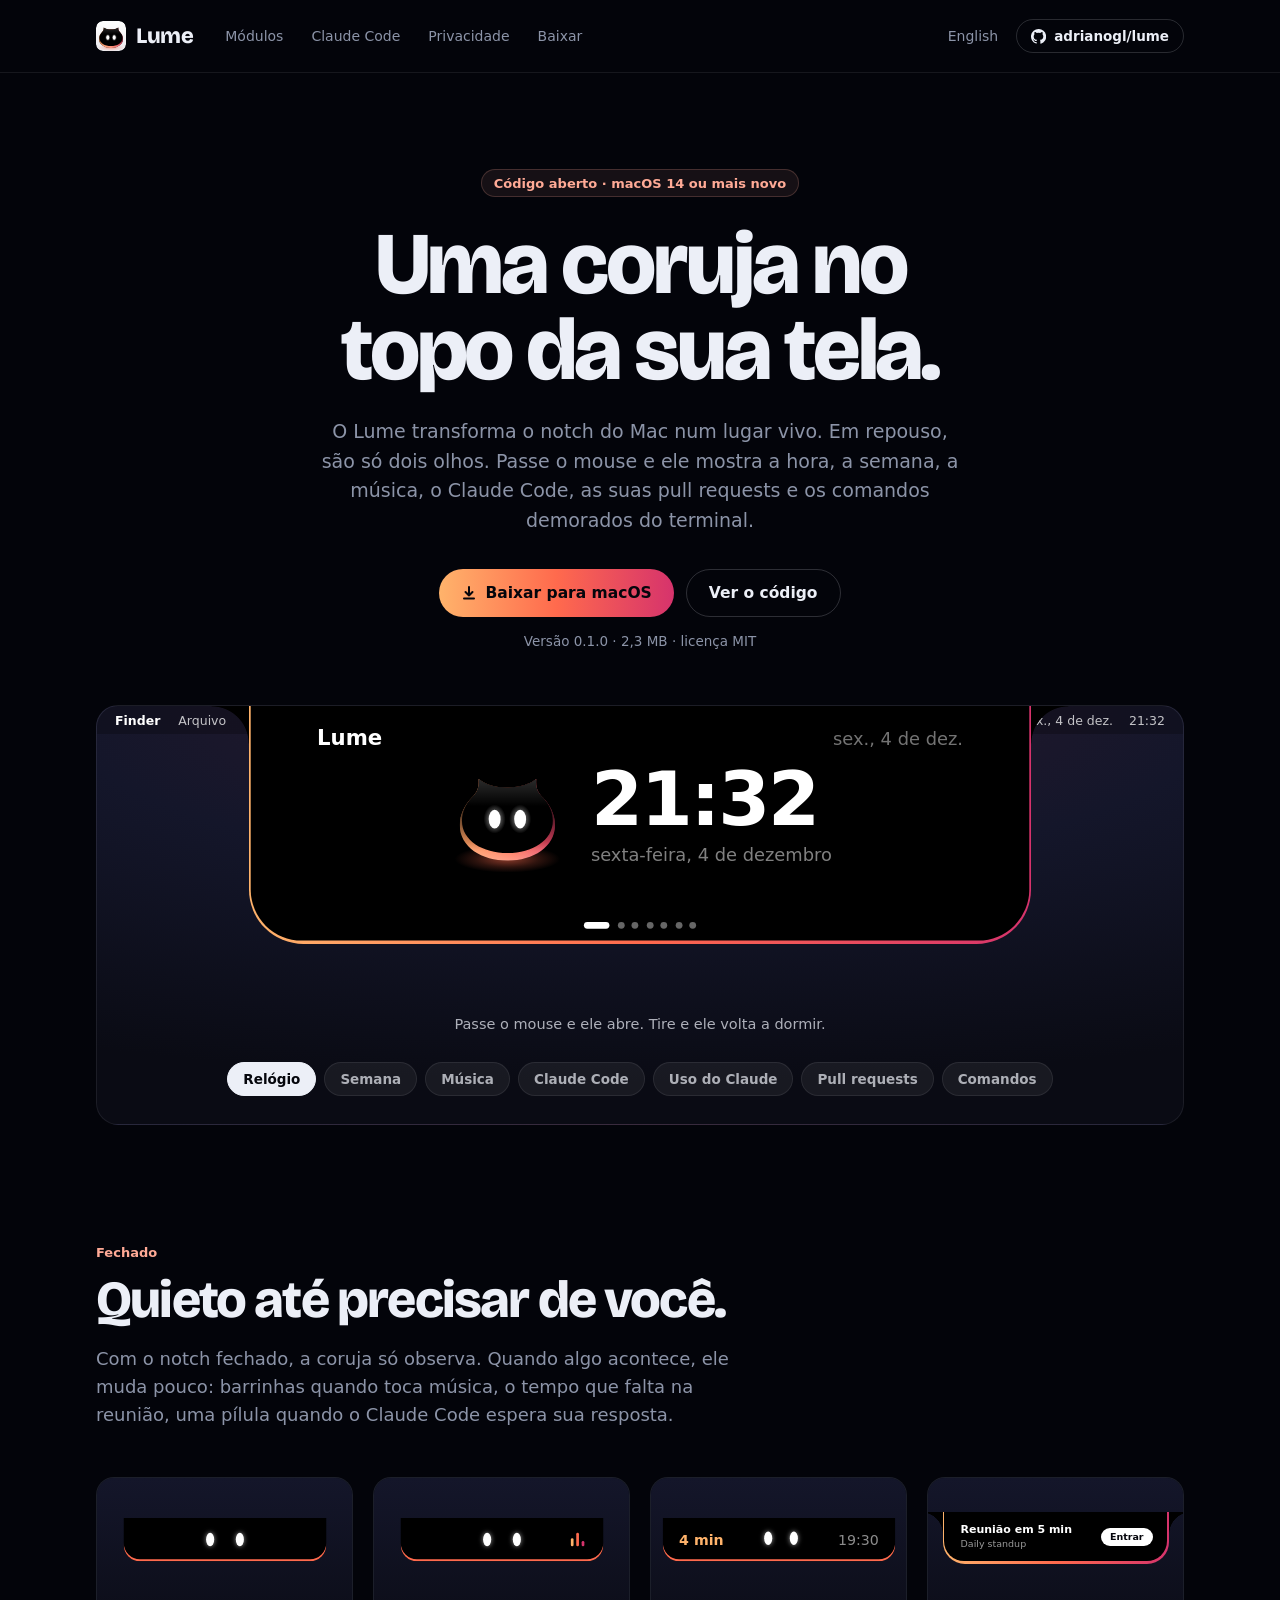
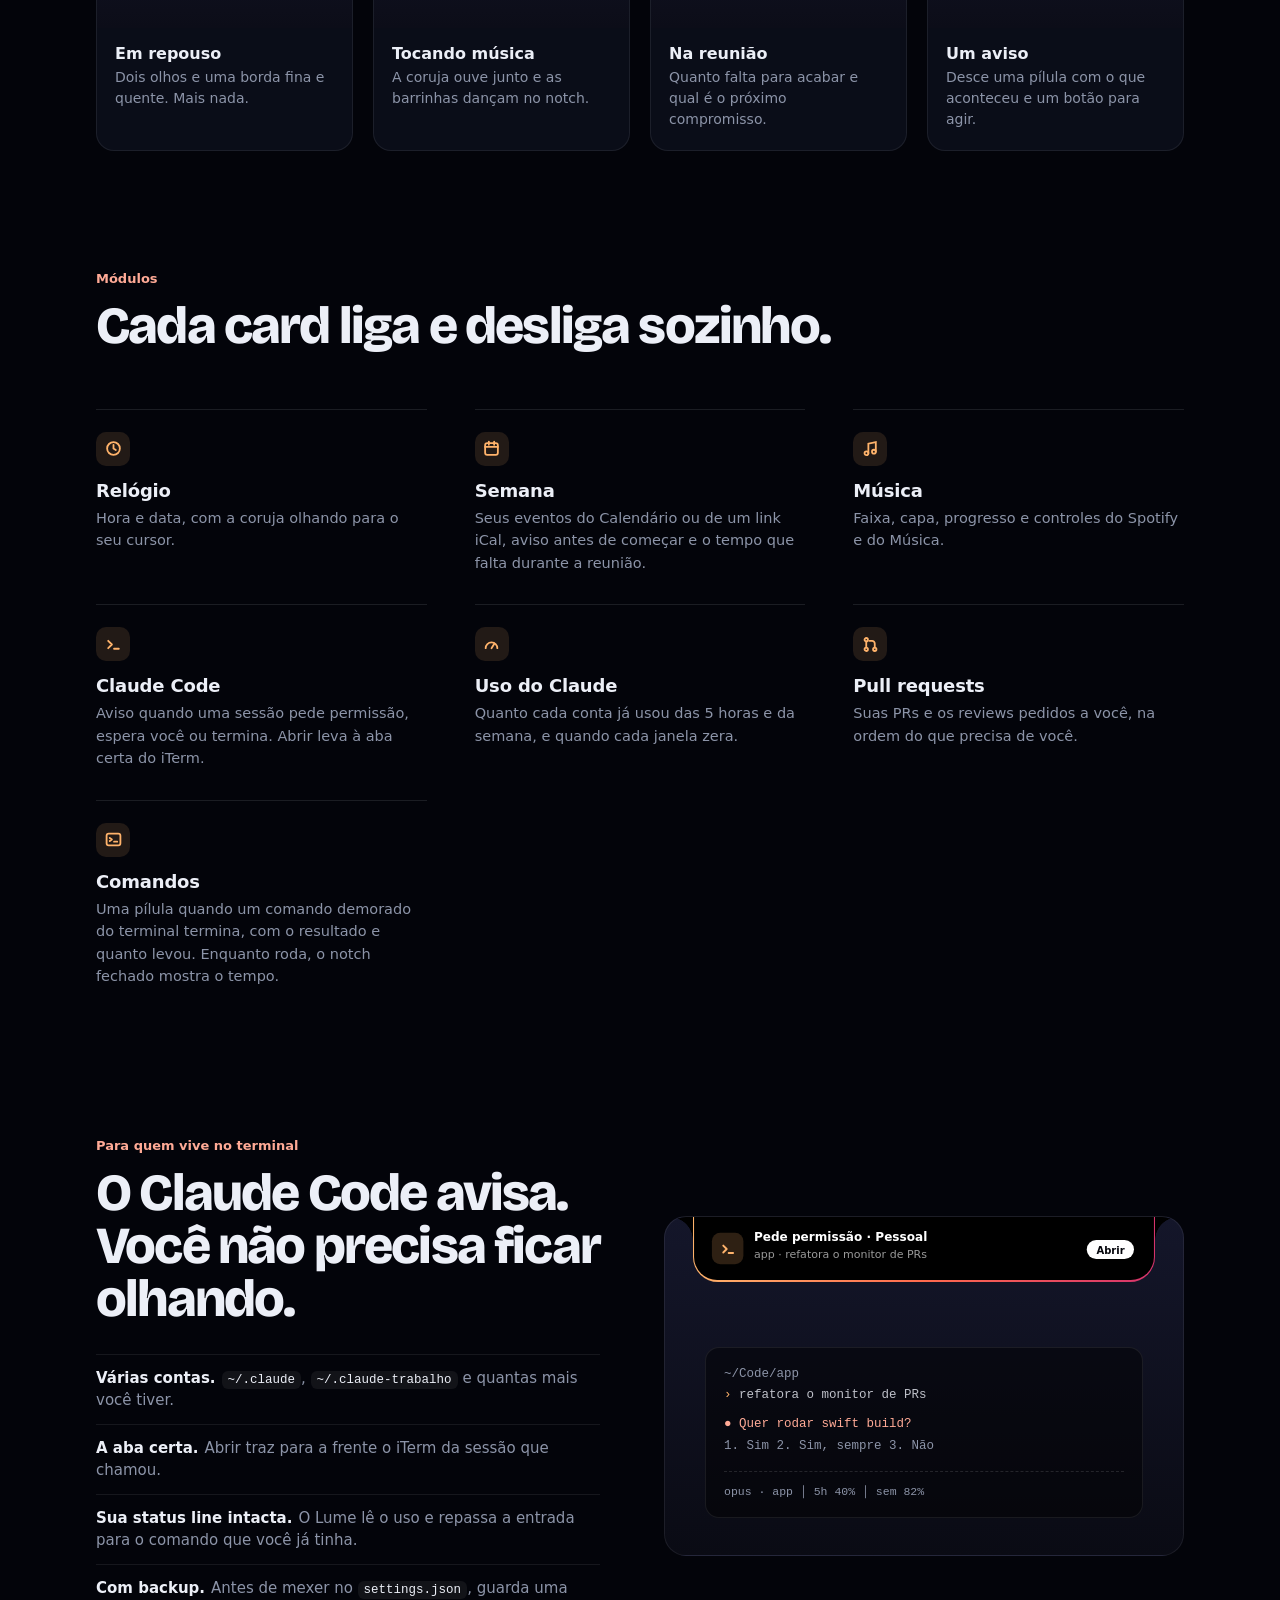
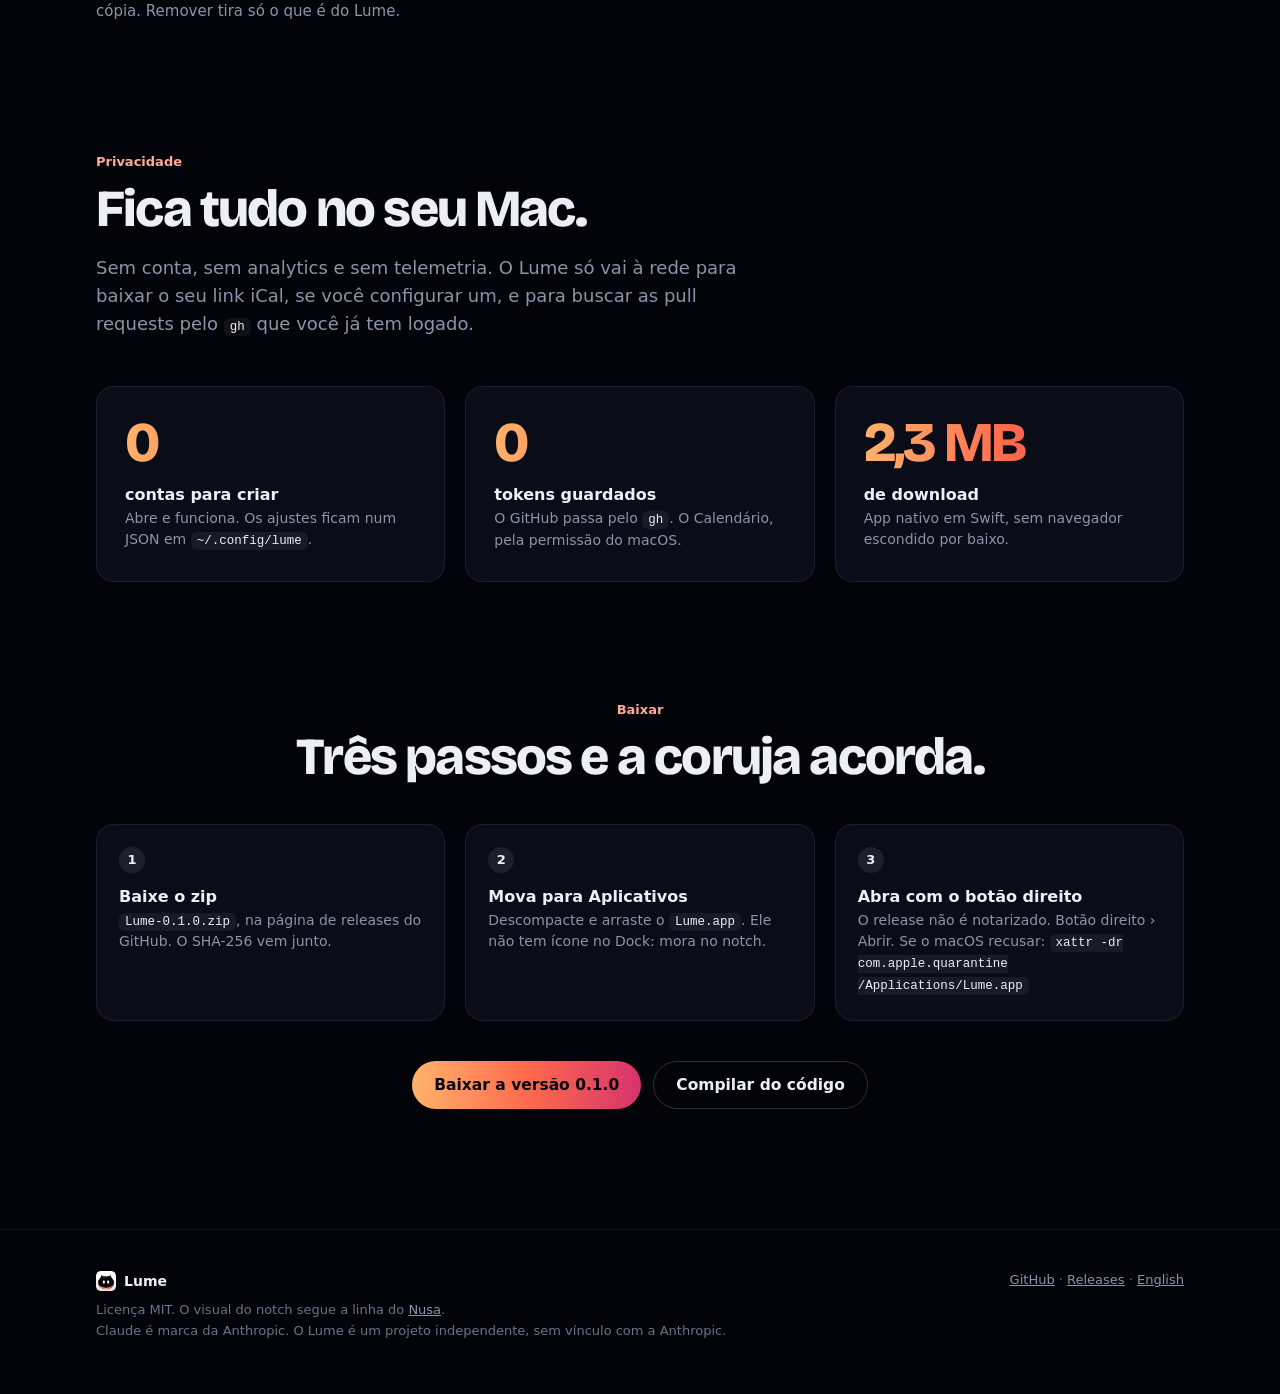
<file: site/index.html>
<!doctype html>
<html lang="pt-BR">
<head>
<meta charset="utf-8">
<meta name="viewport" content="width=device-width, initial-scale=1">
<title>Lume · uma coruja no notch do Mac</title>
<meta name="description" content="O Lume transforma o notch do Mac num lugar vivo: hora, semana, música, avisos do Claude Code, pull requests e comandos do terminal. Código aberto, para macOS 14 ou mais novo.">
<meta name="theme-color" content="#03040a">
<meta property="og:title" content="Lume · uma coruja no notch do Mac">
<meta property="og:description" content="Hora, semana, música, Claude Code, pull requests e comandos no topo da tela. Código aberto.">
<meta property="og:type" content="website">
<link rel="alternate" hreflang="pt-BR" href="https://adrianogl.github.io/lume/">
<link rel="alternate" hreflang="en" href="https://adrianogl.github.io/lume/en/">
<link rel="icon" href="assets/icon.svg" type="image/svg+xml">
<link rel="apple-touch-icon" href="assets/apple-touch-icon.png">
<link rel="preconnect" href="https://fonts.googleapis.com">
<link rel="preconnect" href="https://fonts.gstatic.com" crossorigin>
<link href="https://fonts.googleapis.com/css2?family=Bricolage+Grotesque:opsz,wght@12..96,700;12..96,800&display=swap" rel="stylesheet">
<link rel="stylesheet" href="assets/style.css">
</head>
<body>

<header class="nav">
  <div class="wrap">
    <a class="brand" href="#top"><span class="mark"></span>Lume</a>
    <nav class="nav-links">
      <a href="#modulos">Módulos</a>
      <a href="#claude-code">Claude Code</a>
      <a href="#privacidade">Privacidade</a>
      <a href="#baixar">Baixar</a>
    </nav>
    <div class="nav-end">
      <a class="lang" href="en/" hreflang="en">English</a>
      <a class="gh" href="https://github.com/adrianogl/lume"><svg width="15" height="15" viewBox="0 0 16 16" fill="currentColor" aria-hidden="true"><path d="M8 0a8 8 0 0 0-2.53 15.59c.4.07.55-.17.55-.38v-1.33c-2.23.48-2.7-1.07-2.7-1.07-.36-.92-.89-1.17-.89-1.17-.73-.5.06-.49.06-.49.8.06 1.23.83 1.23.83.71 1.23 1.87.87 2.33.67.07-.52.28-.87.5-1.07-1.78-.2-3.65-.89-3.65-3.96 0-.87.31-1.59.83-2.15-.08-.2-.36-1.02.08-2.12 0 0 .67-.22 2.2.82a7.6 7.6 0 0 1 4 0c1.53-1.04 2.2-.82 2.2-.82.44 1.1.16 1.92.08 2.12.52.56.83 1.28.83 2.15 0 3.08-1.87 3.76-3.66 3.96.29.25.54.73.54 1.48v2.2c0 .21.15.46.55.38A8 8 0 0 0 8 0Z"/></svg><span>adrianogl/lume</span></a>
    </div>
  </div>
</header>

<main id="top">
  <section class="hero wrap">
    <p class="kick badge">Código aberto · macOS 14 ou mais novo</p>
    <h1 class="disp">Uma coruja no<br>topo da sua tela.</h1>
    <p class="lead">O Lume transforma o notch do Mac num lugar vivo. Em repouso, são só dois olhos. Passe o mouse e ele mostra a hora, a semana, a música, o Claude Code, as suas pull requests e os comandos demorados do terminal.</p>
    <div class="actions">
      <a class="btn main" href="https://github.com/adrianogl/lume/releases/download/v0.1.0/Lume-0.1.0.zip"><svg width="16" height="16" viewBox="0 0 16 16" fill="none" stroke="currentColor" stroke-width="2" stroke-linecap="round" stroke-linejoin="round" aria-hidden="true"><path d="M8 2v8.5M4.5 7 8 10.5 11.5 7M3 13.5h10"/></svg>Baixar para macOS</a>
      <a class="btn ghost" href="https://github.com/adrianogl/lume">Ver o código</a>
    </div>
    <p class="meta">Versão 0.1.0 · 2,3 MB · licença MIT</p>

    <div class="screen" data-screen>
      <div class="menubar" aria-hidden="true"><b>Finder</b><span>Arquivo</span><span>Editar</span><span>Visualizar</span><div class="end"><span data-date-short></span><span data-time></span></div></div>
      <div class="hold" aria-hidden="true">
        <div class="nt"><div class="in"></div>
          <div class="card" data-card="clock">
            <div class="hd">Lume<span class="side" data-date-short></span></div>
            <div class="body clock">
              <img src="assets/owl.svg" alt="">
              <div><div class="time" data-time>18:42</div><div class="date" data-date-long>quinta-feira, 26 de novembro</div></div>
            </div>
          </div>
          <div class="card" data-card="week">
            <div class="hd">Semana<span class="side">esta semana</span></div>
            <div class="body">
              <div class="days" data-week>
                <div>seg<b>23</b><s>•</s></div>
                <div>ter<b>24</b><s>••</s></div>
                <div>qua<b>25</b><s></s></div>
                <div class="today">qui<b>26</b><s>•••</s></div>
                <div>sex<b>27</b><s>•</s></div>
                <div>sáb<b>28</b><s></s></div>
                <div>dom<b>29</b><s></s></div>
              </div>
              <div class="event"><div><b>Daily standup</b><span>em 18 min · 19:00 – 19:15</span></div></div>
            </div>
          </div>
          <div class="card" data-card="music">
            <div class="body music">
              <div class="art"></div>
              <div class="info">
                <div class="title">Nome da faixa</div>
                <div class="who">Artista · Spotify</div>
                <div class="track"><div class="fill" style="width:42%"></div></div>
                <div class="times"><span>1:32</span><span>3:38</span></div>
                <div class="controls">
                  <svg width="12" height="12" viewBox="0 0 16 16" fill="#fff"><path d="M3 3h2v10H3zM14 3v10L6 8z"/></svg>
                  <svg width="15" height="15" viewBox="0 0 16 16" fill="#fff"><path d="M4 2.5h3v11H4zM9 2.5h3v11H9z"/></svg>
                  <svg width="12" height="12" viewBox="0 0 16 16" fill="#fff"><path d="M11 3h2v10h-2zM2 3v10l8-5z"/></svg>
                </div>
              </div>
            </div>
          </div>
          <div class="card" data-card="claude">
            <div class="hd">Claude Code<span class="side">2 avisos</span></div>
            <div class="body">
              <div class="row"><span class="led"></span><div class="grow"><b>Pediu permissão para rodar um comando</b><span>app · refatora o monitor · agora</span></div><span class="chipbtn">Abrir</span></div>
              <div class="row"><span class="led done"></span><div class="grow"><b>Terminou</b><span>site · ajusta o hero · há 4 min</span></div><span class="chipbtn soft">Abrir</span></div>
            </div>
          </div>
          <div class="card" data-card="usage">
            <div class="hd">Uso do Claude<span class="side">há 1 min</span></div>
            <div class="body">
              <div class="account">Pessoal</div>
              <div class="bars">
                <div class="bar"><div class="lbl"><span>5 horas · zera 21:00</span><b>40%</b></div><div class="track"><div class="fill" style="width:40%"></div></div></div>
                <div class="bar"><div class="lbl"><span>Semana · zera ter</span><b>82%</b></div><div class="track"><div class="fill hot" style="width:82%"></div></div></div>
              </div>
              <div class="account">Trabalho</div>
              <div class="bars">
                <div class="bar"><div class="lbl"><span>5 horas · zera 19:40</span><b>16%</b></div><div class="track"><div class="fill" style="width:16%"></div></div></div>
                <div class="bar"><div class="lbl"><span>Semana · zera qua</span><b>5%</b></div><div class="track"><div class="fill" style="width:5%"></div></div></div>
              </div>
            </div>
          </div>
          <div class="card" data-card="prs">
            <div class="hd">Pull requests<span class="side">2 precisam de você</span></div>
            <div class="body">
              <div class="row pr"><div class="top"><span class="tag">CI falhou</span><b>Adiciona cache no feed</b><span class="ago">há 12 min</span></div><span>#482 · feat/cache → main · +184 −22</span></div>
              <div class="row pr"><div class="top"><span class="tag ok">Pronta para merge</span><b>Corrige fuso no calendário</b><span class="ago">há 1 h</span></div><span>#479 · fix/tz → main · 2 aprovações</span></div>
            </div>
          </div>
          <div class="card" data-card="commands">
            <div class="hd">Comandos<span class="side"><i class="spin"></i>1 rodando</span></div>
            <div class="body cmds">
              <div class="cmd"><span class="tag run">rodando</span><code>swift build -c release</code><span class="detail">lume · 1 min 12 s</span><span class="chipbtn">Abrir</span></div>
              <div class="cmd"><span class="tag">exit 1</span><code>npm test</code><span class="detail">site · 2 min 40 s</span><span class="ago">4 min</span><span class="chipbtn">Abrir</span></div>
              <div class="cmd dim"><span class="tag ok">ok</span><code>./scripts/release.sh</code><span class="detail">lume · 48 s</span><span class="ago">38 min</span><span class="chipbtn soft">Abrir</span></div>
            </div>
          </div>
          <div class="dots"><i></i><i></i><i></i><i></i><i></i><i></i><i></i></div>
        </div>
      </div>
      <p class="caption" data-caption aria-live="polite"></p>
      <div class="chips">
        <button class="chip" type="button" data-page="clock" data-caption="Passe o mouse e ele abre. Tire e ele volta a dormir.">Relógio</button>
        <button class="chip" type="button" data-page="week" data-caption="Os eventos da semana e o próximo compromisso.">Semana</button>
        <button class="chip" type="button" data-page="music" data-caption="Spotify ou Música, com capa e controles.">Música</button>
        <button class="chip" type="button" data-page="claude" data-caption="As sessões que pediram algo, com o atalho para a aba certa.">Claude Code</button>
        <button class="chip" type="button" data-page="usage" data-caption="Os limites de cada conta, direto da status line.">Uso do Claude</button>
        <button class="chip" type="button" data-page="prs" data-caption="O que precisa de você primeiro.">Pull requests</button>
        <button class="chip" type="button" data-page="commands" data-caption="Quando um comando demorado termina: se passou ou falhou e quanto levou.">Comandos</button>
      </div>
    </div>
  </section>

  <section class="section wrap">
    <p class="kick">Fechado</p>
    <h2 class="disp h2">Quieto até precisar de você.</h2>
    <p class="lead">Com o notch fechado, a coruja só observa. Quando algo acontece, ele muda pouco: barrinhas quando toca música, o tempo que falta na reunião, uma pílula quando o Claude Code espera sua resposta.</p>
    <div class="strip">
      <div class="tile"><div class="stage" aria-hidden="true"><div class="hold"><div class="closed" style="width:150px"><span class="eye"></span><span class="eye"></span></div></div></div><div class="text"><h3>Em repouso</h3><p>Dois olhos e uma borda fina e quente. Mais nada.</p></div></div>
      <div class="tile"><div class="stage" aria-hidden="true"><div class="hold"><div class="closed" style="width:150px"><span class="eye"></span><span class="eye"></span><span class="eq"><i></i><i></i><i></i></span></div></div></div><div class="text"><h3>Tocando música</h3><p>A coruja ouve junto e as barrinhas dançam no notch.</p></div></div>
      <div class="tile"><div class="stage" aria-hidden="true"><div class="hold"><div class="closed meeting" style="width:172px"><span class="left">4 min</span><span><span class="eye"></span> <span class="eye" style="margin-left:10px"></span></span><span class="right">19:30</span></div></div></div><div class="text"><h3>Na reunião</h3><p>Quanto falta para acabar e qual é o próximo compromisso.</p></div></div>
      <div class="tile"><div class="stage" aria-hidden="true"><div class="hold small"><div class="nt mini-alert"><div class="in"></div><div class="txt"><b>Reunião em 5 min</b><span>Daily standup</span></div><div class="acts"><span class="chipbtn">Entrar</span></div></div></div></div><div class="text"><h3>Um aviso</h3><p>Desce uma pílula com o que aconteceu e um botão para agir.</p></div></div>
    </div>
  </section>

  <section class="section wrap" id="modulos">
    <p class="kick">Módulos</p>
    <h2 class="disp h2">Cada card liga e desliga sozinho.</h2>
    <div class="grid">
      <div><div class="ic"><svg width="17" height="17" viewBox="0 0 16 16" fill="none" stroke="#ffb36b" stroke-width="1.7" stroke-linecap="round" aria-hidden="true"><circle cx="8" cy="8" r="6"/><path d="M8 4.5V8l2.2 1.4"/></svg></div><h3>Relógio</h3><p>Hora e data, com a coruja olhando para o seu cursor.</p></div>
      <div><div class="ic"><svg width="17" height="17" viewBox="0 0 16 16" fill="none" stroke="#ffb36b" stroke-width="1.7" stroke-linecap="round" aria-hidden="true"><rect x="2" y="3" width="12" height="11" rx="2"/><path d="M2 6.5h12M5.5 1.5v3M10.5 1.5v3"/></svg></div><h3>Semana</h3><p>Seus eventos do Calendário ou de um link iCal, aviso antes de começar e o tempo que falta durante a reunião.</p></div>
      <div><div class="ic"><svg width="17" height="17" viewBox="0 0 16 16" fill="none" stroke="#ffb36b" stroke-width="1.7" stroke-linecap="round" aria-hidden="true"><path d="M6 12.5V3.5l7-1.5v9"/><circle cx="4.2" cy="12.5" r="1.8"/><circle cx="11.2" cy="11" r="1.8"/></svg></div><h3>Música</h3><p>Faixa, capa, progresso e controles do Spotify e do Música.</p></div>
      <div><div class="ic"><svg width="17" height="17" viewBox="0 0 16 16" fill="none" stroke="#ffb36b" stroke-width="1.7" stroke-linecap="round" stroke-linejoin="round" aria-hidden="true"><path d="M3 4.5 6.5 8 3 11.5M8.5 12h4.5"/></svg></div><h3>Claude Code</h3><p>Aviso quando uma sessão pede permissão, espera você ou termina. Abrir leva à aba certa do iTerm.</p></div>
      <div><div class="ic"><svg width="17" height="17" viewBox="0 0 16 16" fill="none" stroke="#ffb36b" stroke-width="1.7" stroke-linecap="round" aria-hidden="true"><path d="M2.5 11.5a5.5 5.5 0 1 1 11 0"/><path d="M8 11.5 10.8 7"/></svg></div><h3>Uso do Claude</h3><p>Quanto cada conta já usou das 5 horas e da semana, e quando cada janela zera.</p></div>
      <div><div class="ic"><svg width="17" height="17" viewBox="0 0 16 16" fill="none" stroke="#ffb36b" stroke-width="1.7" stroke-linecap="round" aria-hidden="true"><circle cx="4" cy="3.5" r="1.6"/><circle cx="4" cy="12.5" r="1.6"/><circle cx="12" cy="12.5" r="1.6"/><path d="M4 5.1v5.8M12 10.9V7a2.5 2.5 0 0 0-2.5-2.5H7"/></svg></div><h3>Pull requests</h3><p>Suas PRs e os reviews pedidos a você, na ordem do que precisa de você.</p></div>
      <div><div class="ic"><svg width="17" height="17" viewBox="0 0 16 16" fill="none" stroke="#ffb36b" stroke-width="1.7" stroke-linecap="round" stroke-linejoin="round" aria-hidden="true"><rect x="1.5" y="2.5" width="13" height="11" rx="2"/><path d="M4.5 6.5 6.5 8l-2 1.5M8.5 10h3"/></svg></div><h3>Comandos</h3><p>Uma pílula quando um comando demorado do terminal termina, com o resultado e quanto levou. Enquanto roda, o notch fechado mostra o tempo.</p></div>
    </div>
  </section>

  <section class="section wrap" id="claude-code">
    <div class="split">
      <div>
        <p class="kick">Para quem vive no terminal</p>
        <h2 class="disp h2">O Claude Code avisa. Você não precisa ficar olhando.</h2>
        <ul class="list">
          <li><b>Várias contas.</b><code>~/.claude</code>, <code>~/.claude-trabalho</code> e quantas mais você tiver.</li>
          <li><b>A aba certa.</b>Abrir traz para a frente o iTerm da sessão que chamou.</li>
          <li><b>Sua status line intacta.</b>O Lume lê o uso e repassa a entrada para o comando que você já tinha.</li>
          <li><b>Com backup.</b>Antes de mexer no <code>settings.json</code>, guarda uma cópia. Remover tira só o que é do Lume.</li>
        </ul>
      </div>
      <div class="panel" aria-hidden="true">
        <div class="hold">
          <div class="nt pill"><div class="in"></div>
            <div class="alert-icon"><svg width="15" height="15" viewBox="0 0 16 16" fill="none" stroke="#ffb36b" stroke-width="1.9" stroke-linecap="round" stroke-linejoin="round"><path d="M3 4.5 6.5 8 3 11.5M8.5 12h4.5"/></svg></div>
            <div class="alert-text"><b>Pede permissão · Pessoal</b><span>app · refatora o monitor de PRs</span></div>
            <div class="alert-act"><span class="chipbtn">Abrir</span></div>
          </div>
        </div>
        <div class="terminal">
          <div class="dim">~/Code/app</div>
          <div><span style="color:#ffb36b">›</span> refatora o monitor de PRs</div>
          <div class="ask">● Quer rodar swift build?</div>
          <div class="dim">  1. Sim   2. Sim, sempre   3. Não</div>
          <div class="status">opus · app  │  5h 40%  │  sem 82%</div>
        </div>
      </div>
    </div>
  </section>

  <section class="section wrap" id="privacidade">
    <p class="kick">Privacidade</p>
    <h2 class="disp h2">Fica tudo no seu Mac.</h2>
    <p class="lead">Sem conta, sem analytics e sem telemetria. O Lume só vai à rede para baixar o seu link iCal, se você configurar um, e para buscar as pull requests pelo <code>gh</code> que você já tem logado.</p>
    <div class="stats">
      <div class="stat"><div class="n">0</div><h3>contas para criar</h3><p>Abre e funciona. Os ajustes ficam num JSON em <code>~/.config/lume</code>.</p></div>
      <div class="stat"><div class="n">0</div><h3>tokens guardados</h3><p>O GitHub passa pelo <code>gh</code>. O Calendário, pela permissão do macOS.</p></div>
      <div class="stat"><div class="n">2,3 MB</div><h3>de download</h3><p>App nativo em Swift, sem navegador escondido por baixo.</p></div>
    </div>
  </section>

  <section class="section wrap download" id="baixar">
    <p class="kick">Baixar</p>
    <h2 class="disp h2">Três passos e a coruja acorda.</h2>
    <div class="steps">
      <div class="step"><div class="k">1</div><h3>Baixe o zip</h3><p><code>Lume-0.1.0.zip</code>, na página de releases do GitHub. O SHA-256 vem junto.</p></div>
      <div class="step"><div class="k">2</div><h3>Mova para Aplicativos</h3><p>Descompacte e arraste o <code>Lume.app</code>. Ele não tem ícone no Dock: mora no notch.</p></div>
      <div class="step"><div class="k">3</div><h3>Abra com o botão direito</h3><p>O release não é notarizado. Botão direito › Abrir. Se o macOS recusar: <code>xattr -dr com.apple.quarantine /Applications/Lume.app</code></p></div>
    </div>
    <div class="actions" style="margin-top:40px">
      <a class="btn main" href="https://github.com/adrianogl/lume/releases/download/v0.1.0/Lume-0.1.0.zip">Baixar a versão 0.1.0</a>
      <a class="btn ghost" href="https://github.com/adrianogl/lume/blob/main/README.pt-BR.md#compilar-do-código">Compilar do código</a>
    </div>
  </section>
</main>

<footer class="footer">
  <div class="wrap">
    <div>
      <div class="name"><span class="mark" style="--size:20px"></span>Lume</div>
      Licença MIT. O visual do notch segue a linha do <a href="https://rama2555.github.io/nusa/">Nusa</a>.<br>
      Claude é marca da Anthropic. O Lume é um projeto independente, sem vínculo com a Anthropic.
    </div>
    <div class="links"><a href="https://github.com/adrianogl/lume">GitHub</a> · <a href="https://github.com/adrianogl/lume/releases">Releases</a> · <a href="en/" hreflang="en">English</a></div>
  </div>
</footer>

<script src="assets/site.js"></script>
</body>
</html>
</file>
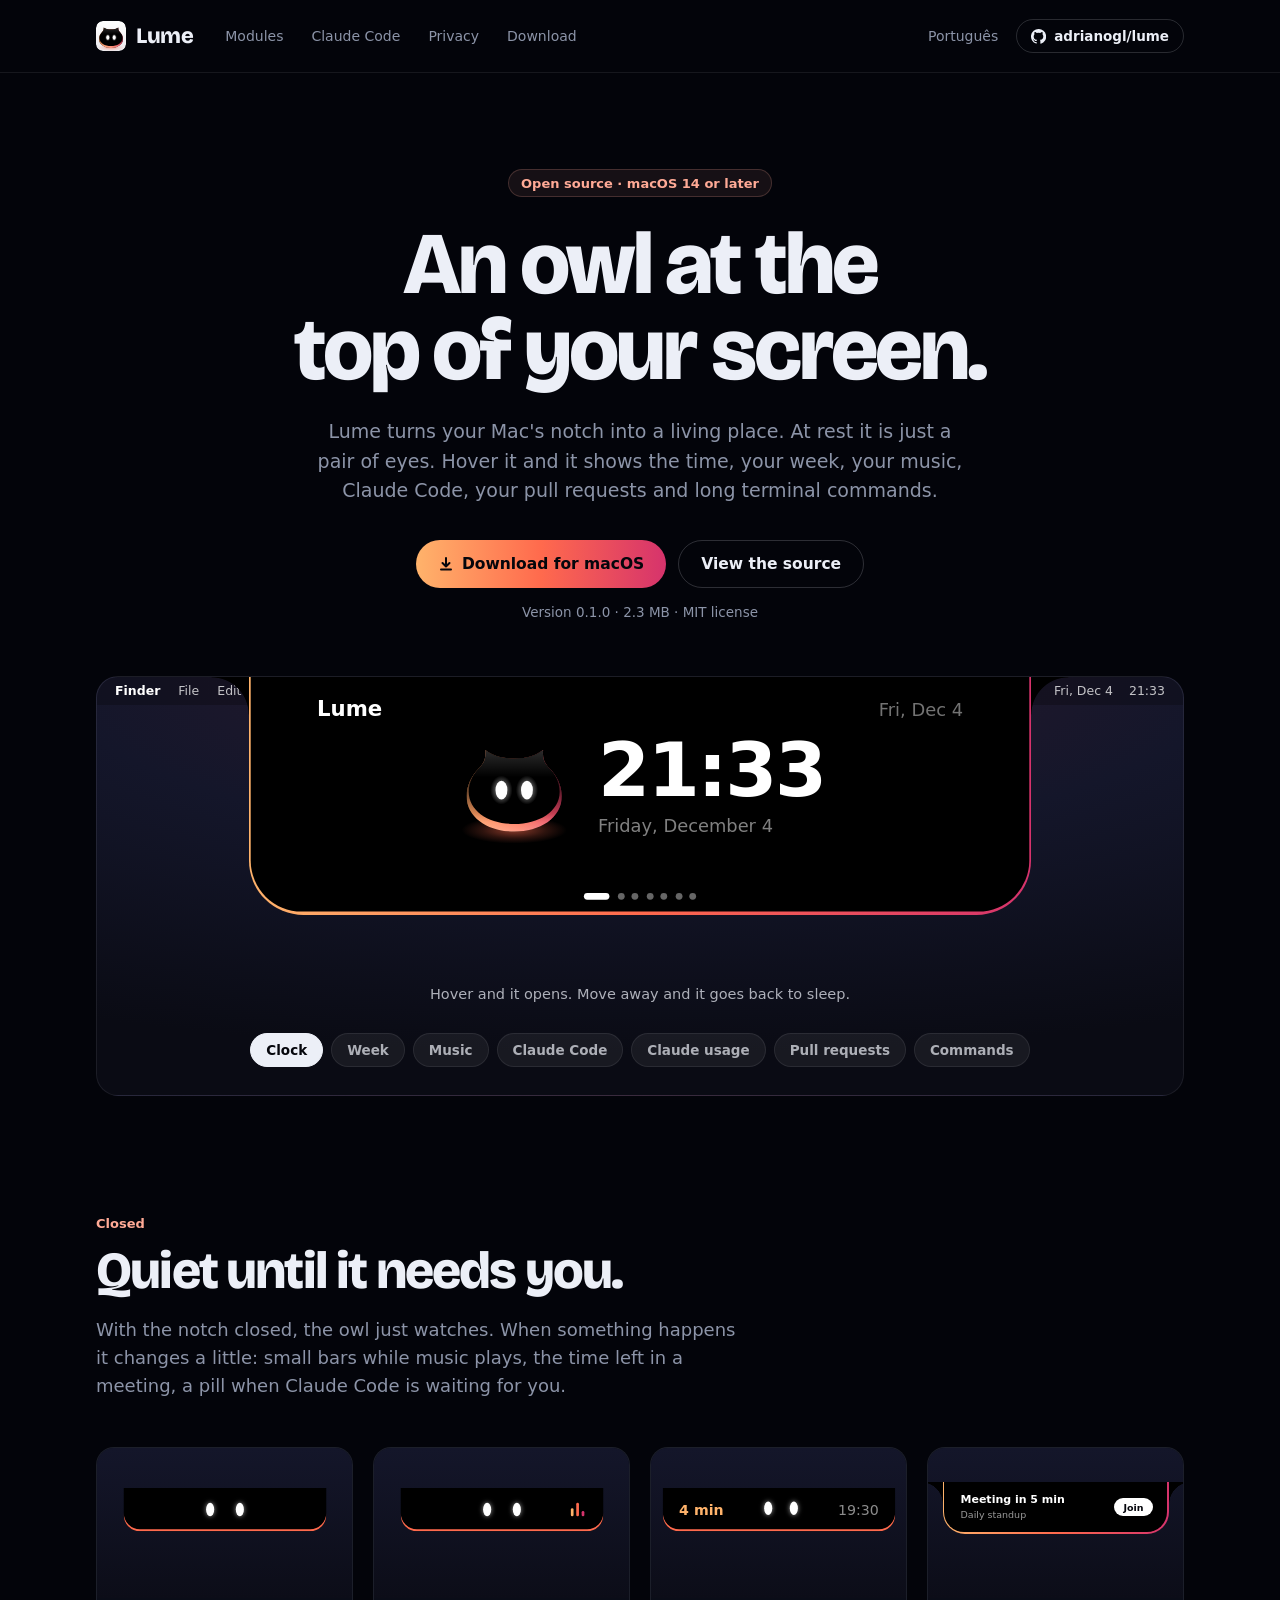
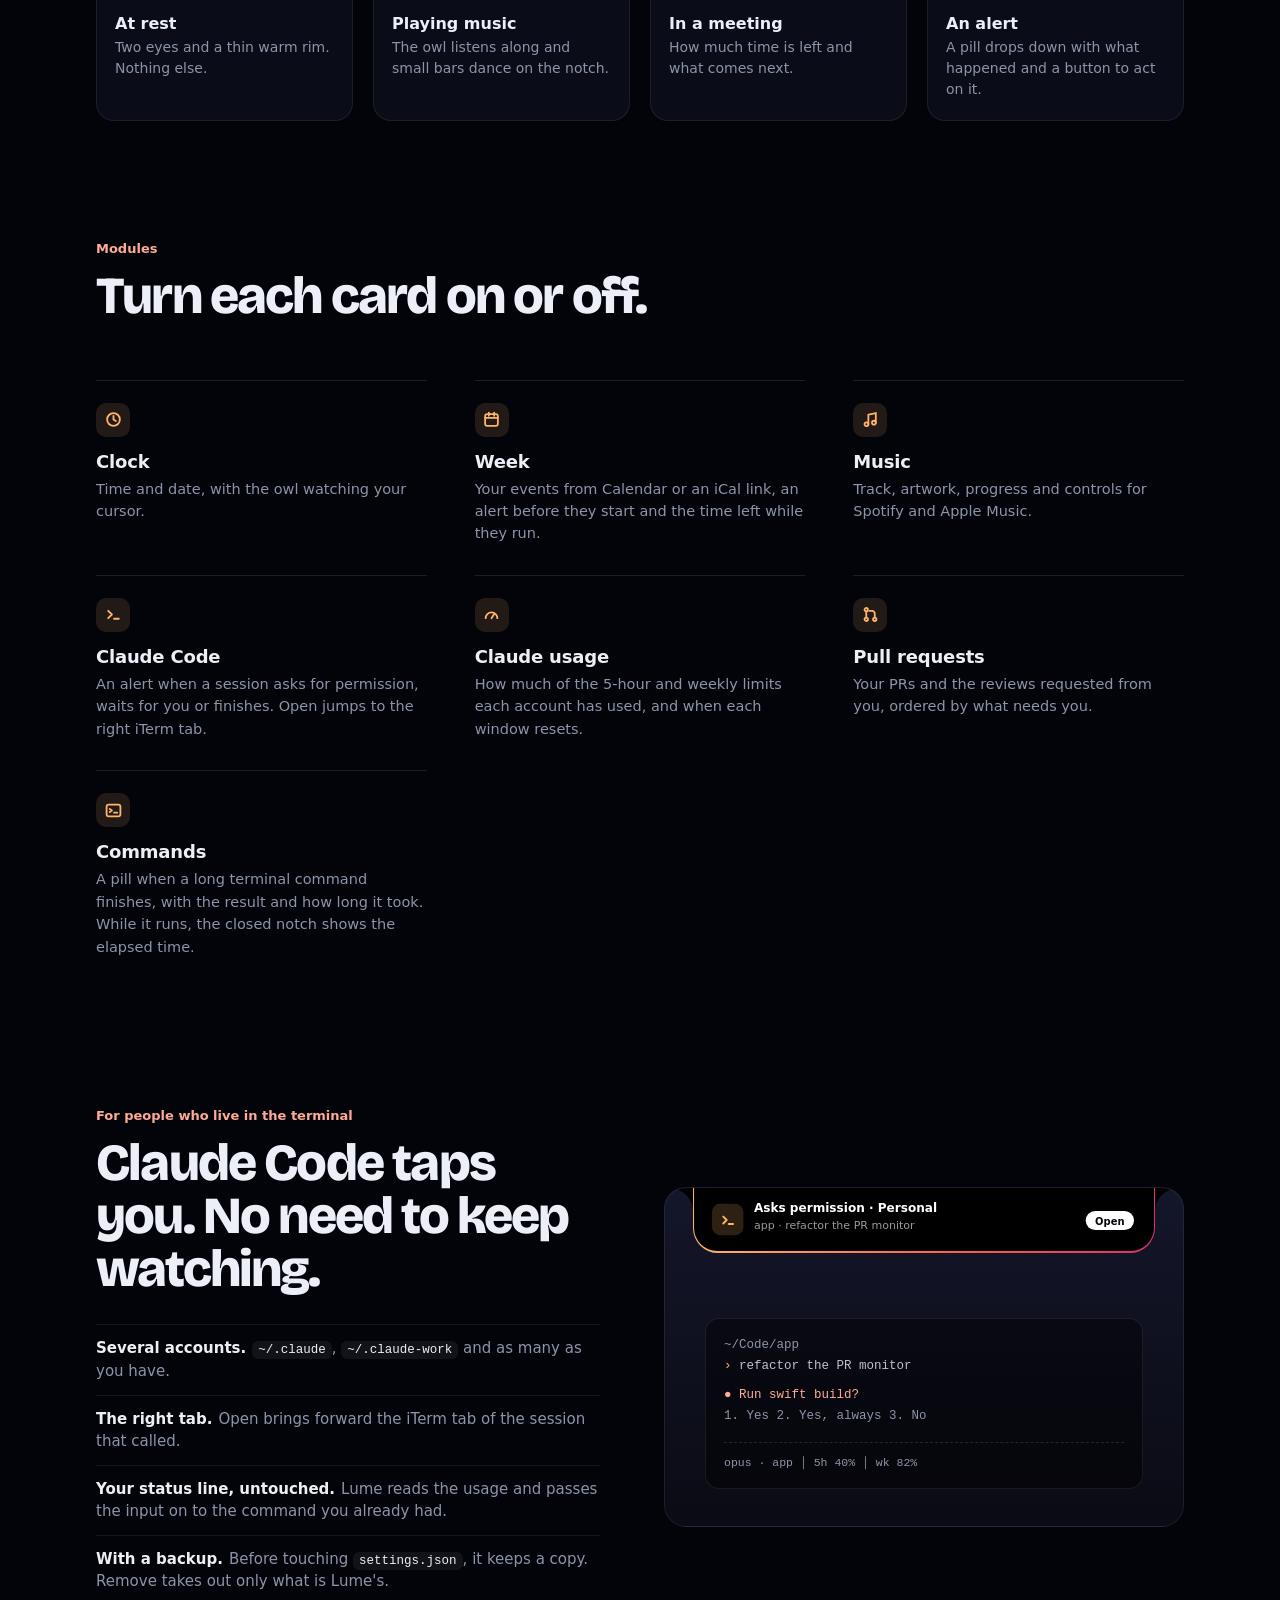
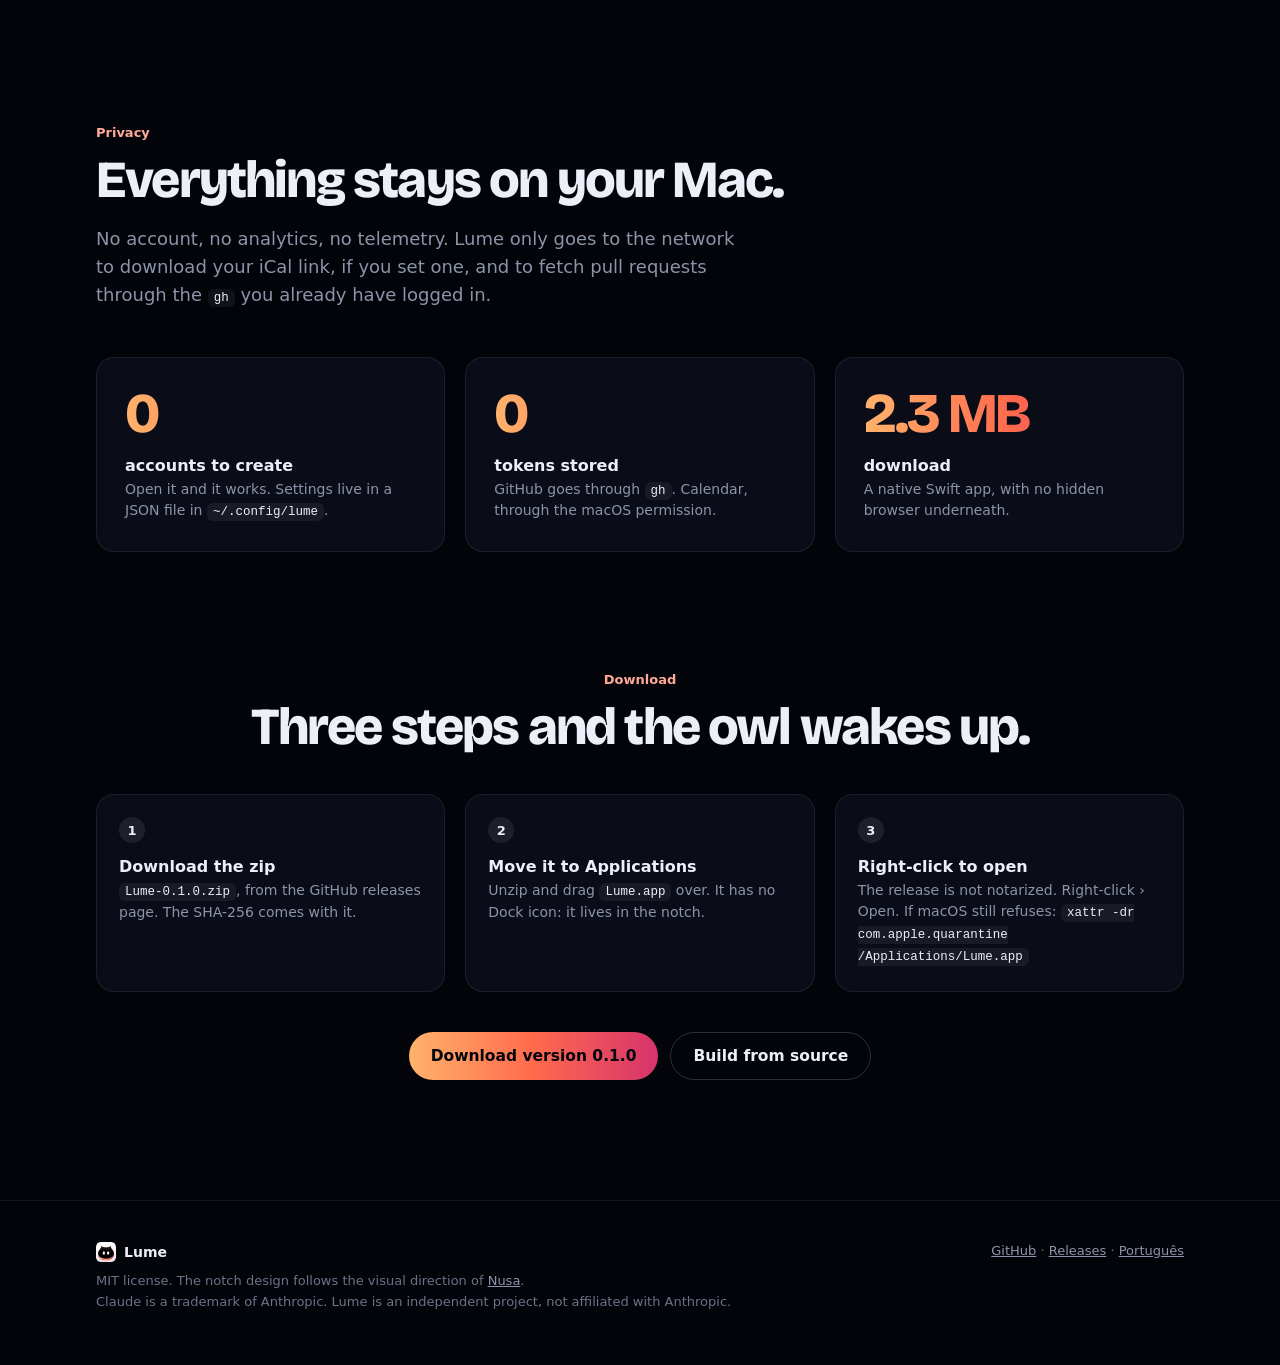
<file: site/en/index.html>
<!doctype html>
<html lang="en">
<head>
<meta charset="utf-8">
<meta name="viewport" content="width=device-width, initial-scale=1">
<title>Lume · an owl in your Mac's notch</title>
<meta name="description" content="Lume turns your Mac's notch into a living place: time, week, music, Claude Code alerts, pull requests and terminal commands. Open source, for macOS 14 or later.">
<meta name="theme-color" content="#03040a">
<meta property="og:title" content="Lume · an owl in your Mac's notch">
<meta property="og:description" content="Time, week, music, Claude Code, pull requests and commands at the top of your screen. Open source.">
<meta property="og:type" content="website">
<link rel="alternate" hreflang="pt-BR" href="https://adrianogl.github.io/lume/">
<link rel="alternate" hreflang="en" href="https://adrianogl.github.io/lume/en/">
<link rel="icon" href="../assets/icon.svg" type="image/svg+xml">
<link rel="apple-touch-icon" href="../assets/apple-touch-icon.png">
<link rel="preconnect" href="https://fonts.googleapis.com">
<link rel="preconnect" href="https://fonts.gstatic.com" crossorigin>
<link href="https://fonts.googleapis.com/css2?family=Bricolage+Grotesque:opsz,wght@12..96,700;12..96,800&display=swap" rel="stylesheet">
<link rel="stylesheet" href="../assets/style.css">
</head>
<body>

<header class="nav">
  <div class="wrap">
    <a class="brand" href="#top"><span class="mark"></span>Lume</a>
    <nav class="nav-links">
      <a href="#modules">Modules</a>
      <a href="#claude-code">Claude Code</a>
      <a href="#privacy">Privacy</a>
      <a href="#download">Download</a>
    </nav>
    <div class="nav-end">
      <a class="lang" href="../" hreflang="pt-BR">Português</a>
      <a class="gh" href="https://github.com/adrianogl/lume"><svg width="15" height="15" viewBox="0 0 16 16" fill="currentColor" aria-hidden="true"><path d="M8 0a8 8 0 0 0-2.53 15.59c.4.07.55-.17.55-.38v-1.33c-2.23.48-2.7-1.07-2.7-1.07-.36-.92-.89-1.17-.89-1.17-.73-.5.06-.49.06-.49.8.06 1.23.83 1.23.83.71 1.23 1.87.87 2.33.67.07-.52.28-.87.5-1.07-1.78-.2-3.65-.89-3.65-3.96 0-.87.31-1.59.83-2.15-.08-.2-.36-1.02.08-2.12 0 0 .67-.22 2.2.82a7.6 7.6 0 0 1 4 0c1.53-1.04 2.2-.82 2.2-.82.44 1.1.16 1.92.08 2.12.52.56.83 1.28.83 2.15 0 3.08-1.87 3.76-3.66 3.96.29.25.54.73.54 1.48v2.2c0 .21.15.46.55.38A8 8 0 0 0 8 0Z"/></svg><span>adrianogl/lume</span></a>
    </div>
  </div>
</header>

<main id="top">
  <section class="hero wrap">
    <p class="kick badge">Open source · macOS 14 or later</p>
    <h1 class="disp">An owl at the<br>top of your screen.</h1>
    <p class="lead">Lume turns your Mac's notch into a living place. At rest it is just a pair of eyes. Hover it and it shows the time, your week, your music, Claude Code, your pull requests and long terminal commands.</p>
    <div class="actions">
      <a class="btn main" href="https://github.com/adrianogl/lume/releases/download/v0.1.0/Lume-0.1.0.zip"><svg width="16" height="16" viewBox="0 0 16 16" fill="none" stroke="currentColor" stroke-width="2" stroke-linecap="round" stroke-linejoin="round" aria-hidden="true"><path d="M8 2v8.5M4.5 7 8 10.5 11.5 7M3 13.5h10"/></svg>Download for macOS</a>
      <a class="btn ghost" href="https://github.com/adrianogl/lume">View the source</a>
    </div>
    <p class="meta">Version 0.1.0 · 2.3 MB · MIT license</p>

    <div class="screen" data-screen>
      <div class="menubar" aria-hidden="true"><b>Finder</b><span>File</span><span>Edit</span><span>View</span><div class="end"><span data-date-short></span><span data-time></span></div></div>
      <div class="hold" aria-hidden="true">
        <div class="nt"><div class="in"></div>
          <div class="card" data-card="clock">
            <div class="hd">Lume<span class="side" data-date-short></span></div>
            <div class="body clock">
              <img src="../assets/owl.svg" alt="">
              <div><div class="time" data-time>18:42</div><div class="date" data-date-long>Thursday, November 26</div></div>
            </div>
          </div>
          <div class="card" data-card="week">
            <div class="hd">Week<span class="side">this week</span></div>
            <div class="body">
              <div class="days" data-week>
                <div>Mon<b>23</b><s>•</s></div>
                <div>Tue<b>24</b><s>••</s></div>
                <div>Wed<b>25</b><s></s></div>
                <div class="today">Thu<b>26</b><s>•••</s></div>
                <div>Fri<b>27</b><s>•</s></div>
                <div>Sat<b>28</b><s></s></div>
                <div>Sun<b>29</b><s></s></div>
              </div>
              <div class="event"><div><b>Daily standup</b><span>in 18 min · 7:00 – 7:15 PM</span></div></div>
            </div>
          </div>
          <div class="card" data-card="music">
            <div class="body music">
              <div class="art"></div>
              <div class="info">
                <div class="title">Track name</div>
                <div class="who">Artist · Spotify</div>
                <div class="track"><div class="fill" style="width:42%"></div></div>
                <div class="times"><span>1:32</span><span>3:38</span></div>
                <div class="controls">
                  <svg width="12" height="12" viewBox="0 0 16 16" fill="#fff"><path d="M3 3h2v10H3zM14 3v10L6 8z"/></svg>
                  <svg width="15" height="15" viewBox="0 0 16 16" fill="#fff"><path d="M4 2.5h3v11H4zM9 2.5h3v11H9z"/></svg>
                  <svg width="12" height="12" viewBox="0 0 16 16" fill="#fff"><path d="M11 3h2v10h-2zM2 3v10l8-5z"/></svg>
                </div>
              </div>
            </div>
          </div>
          <div class="card" data-card="claude">
            <div class="hd">Claude Code<span class="side">2 alerts</span></div>
            <div class="body">
              <div class="row"><span class="led"></span><div class="grow"><b>Asked permission to run a command</b><span>app · refactor the monitor · now</span></div><span class="chipbtn">Open</span></div>
              <div class="row"><span class="led done"></span><div class="grow"><b>Finished</b><span>site · tweak the hero · 4 min ago</span></div><span class="chipbtn soft">Open</span></div>
            </div>
          </div>
          <div class="card" data-card="usage">
            <div class="hd">Claude usage<span class="side">1 min ago</span></div>
            <div class="body">
              <div class="account">Personal</div>
              <div class="bars">
                <div class="bar"><div class="lbl"><span>5 hours · resets 9:00 PM</span><b>40%</b></div><div class="track"><div class="fill" style="width:40%"></div></div></div>
                <div class="bar"><div class="lbl"><span>Week · resets Tue</span><b>82%</b></div><div class="track"><div class="fill hot" style="width:82%"></div></div></div>
              </div>
              <div class="account">Work</div>
              <div class="bars">
                <div class="bar"><div class="lbl"><span>5 hours · resets 7:40 PM</span><b>16%</b></div><div class="track"><div class="fill" style="width:16%"></div></div></div>
                <div class="bar"><div class="lbl"><span>Week · resets Wed</span><b>5%</b></div><div class="track"><div class="fill" style="width:5%"></div></div></div>
              </div>
            </div>
          </div>
          <div class="card" data-card="prs">
            <div class="hd">Pull requests<span class="side">2 need you</span></div>
            <div class="body">
              <div class="row pr"><div class="top"><span class="tag">CI failed</span><b>Add cache to the feed</b><span class="ago">12 min ago</span></div><span>#482 · feat/cache → main · +184 −22</span></div>
              <div class="row pr"><div class="top"><span class="tag ok">Ready to merge</span><b>Fix calendar time zone</b><span class="ago">1 h ago</span></div><span>#479 · fix/tz → main · 2 approvals</span></div>
            </div>
          </div>
          <div class="card" data-card="commands">
            <div class="hd">Commands<span class="side"><i class="spin"></i>1 running</span></div>
            <div class="body cmds">
              <div class="cmd"><span class="tag run">running</span><code>swift build -c release</code><span class="detail">lume · 1 min 12 s</span><span class="chipbtn">Open</span></div>
              <div class="cmd"><span class="tag">exit 1</span><code>npm test</code><span class="detail">site · 2 min 40 s</span><span class="ago">4 min</span><span class="chipbtn">Open</span></div>
              <div class="cmd dim"><span class="tag ok">ok</span><code>./scripts/release.sh</code><span class="detail">lume · 48 s</span><span class="ago">38 min</span><span class="chipbtn soft">Open</span></div>
            </div>
          </div>
          <div class="dots"><i></i><i></i><i></i><i></i><i></i><i></i><i></i></div>
        </div>
      </div>
      <p class="caption" data-caption aria-live="polite"></p>
      <div class="chips">
        <button class="chip" type="button" data-page="clock" data-caption="Hover and it opens. Move away and it goes back to sleep.">Clock</button>
        <button class="chip" type="button" data-page="week" data-caption="This week's events and what's next.">Week</button>
        <button class="chip" type="button" data-page="music" data-caption="Spotify or Apple Music, with artwork and controls.">Music</button>
        <button class="chip" type="button" data-page="claude" data-caption="Sessions that asked for something, one click from the right tab.">Claude Code</button>
        <button class="chip" type="button" data-page="usage" data-caption="Each account's limits, straight from the status line.">Claude usage</button>
        <button class="chip" type="button" data-page="prs" data-caption="What needs you comes first.">Pull requests</button>
        <button class="chip" type="button" data-page="commands" data-caption="When a long command finishes: whether it passed and how long it took.">Commands</button>
      </div>
    </div>
  </section>

  <section class="section wrap">
    <p class="kick">Closed</p>
    <h2 class="disp h2">Quiet until it needs you.</h2>
    <p class="lead">With the notch closed, the owl just watches. When something happens it changes a little: small bars while music plays, the time left in a meeting, a pill when Claude Code is waiting for you.</p>
    <div class="strip">
      <div class="tile"><div class="stage" aria-hidden="true"><div class="hold"><div class="closed" style="width:150px"><span class="eye"></span><span class="eye"></span></div></div></div><div class="text"><h3>At rest</h3><p>Two eyes and a thin warm rim. Nothing else.</p></div></div>
      <div class="tile"><div class="stage" aria-hidden="true"><div class="hold"><div class="closed" style="width:150px"><span class="eye"></span><span class="eye"></span><span class="eq"><i></i><i></i><i></i></span></div></div></div><div class="text"><h3>Playing music</h3><p>The owl listens along and small bars dance on the notch.</p></div></div>
      <div class="tile"><div class="stage" aria-hidden="true"><div class="hold"><div class="closed meeting" style="width:172px"><span class="left">4 min</span><span><span class="eye"></span> <span class="eye" style="margin-left:10px"></span></span><span class="right">19:30</span></div></div></div><div class="text"><h3>In a meeting</h3><p>How much time is left and what comes next.</p></div></div>
      <div class="tile"><div class="stage" aria-hidden="true"><div class="hold small"><div class="nt mini-alert"><div class="in"></div><div class="txt"><b>Meeting in 5 min</b><span>Daily standup</span></div><div class="acts"><span class="chipbtn">Join</span></div></div></div></div><div class="text"><h3>An alert</h3><p>A pill drops down with what happened and a button to act on it.</p></div></div>
    </div>
  </section>

  <section class="section wrap" id="modules">
    <p class="kick">Modules</p>
    <h2 class="disp h2">Turn each card on or off.</h2>
    <div class="grid">
      <div><div class="ic"><svg width="17" height="17" viewBox="0 0 16 16" fill="none" stroke="#ffb36b" stroke-width="1.7" stroke-linecap="round" aria-hidden="true"><circle cx="8" cy="8" r="6"/><path d="M8 4.5V8l2.2 1.4"/></svg></div><h3>Clock</h3><p>Time and date, with the owl watching your cursor.</p></div>
      <div><div class="ic"><svg width="17" height="17" viewBox="0 0 16 16" fill="none" stroke="#ffb36b" stroke-width="1.7" stroke-linecap="round" aria-hidden="true"><rect x="2" y="3" width="12" height="11" rx="2"/><path d="M2 6.5h12M5.5 1.5v3M10.5 1.5v3"/></svg></div><h3>Week</h3><p>Your events from Calendar or an iCal link, an alert before they start and the time left while they run.</p></div>
      <div><div class="ic"><svg width="17" height="17" viewBox="0 0 16 16" fill="none" stroke="#ffb36b" stroke-width="1.7" stroke-linecap="round" aria-hidden="true"><path d="M6 12.5V3.5l7-1.5v9"/><circle cx="4.2" cy="12.5" r="1.8"/><circle cx="11.2" cy="11" r="1.8"/></svg></div><h3>Music</h3><p>Track, artwork, progress and controls for Spotify and Apple Music.</p></div>
      <div><div class="ic"><svg width="17" height="17" viewBox="0 0 16 16" fill="none" stroke="#ffb36b" stroke-width="1.7" stroke-linecap="round" stroke-linejoin="round" aria-hidden="true"><path d="M3 4.5 6.5 8 3 11.5M8.5 12h4.5"/></svg></div><h3>Claude Code</h3><p>An alert when a session asks for permission, waits for you or finishes. Open jumps to the right iTerm tab.</p></div>
      <div><div class="ic"><svg width="17" height="17" viewBox="0 0 16 16" fill="none" stroke="#ffb36b" stroke-width="1.7" stroke-linecap="round" aria-hidden="true"><path d="M2.5 11.5a5.5 5.5 0 1 1 11 0"/><path d="M8 11.5 10.8 7"/></svg></div><h3>Claude usage</h3><p>How much of the 5-hour and weekly limits each account has used, and when each window resets.</p></div>
      <div><div class="ic"><svg width="17" height="17" viewBox="0 0 16 16" fill="none" stroke="#ffb36b" stroke-width="1.7" stroke-linecap="round" aria-hidden="true"><circle cx="4" cy="3.5" r="1.6"/><circle cx="4" cy="12.5" r="1.6"/><circle cx="12" cy="12.5" r="1.6"/><path d="M4 5.1v5.8M12 10.9V7a2.5 2.5 0 0 0-2.5-2.5H7"/></svg></div><h3>Pull requests</h3><p>Your PRs and the reviews requested from you, ordered by what needs you.</p></div>
      <div><div class="ic"><svg width="17" height="17" viewBox="0 0 16 16" fill="none" stroke="#ffb36b" stroke-width="1.7" stroke-linecap="round" stroke-linejoin="round" aria-hidden="true"><rect x="1.5" y="2.5" width="13" height="11" rx="2"/><path d="M4.5 6.5 6.5 8l-2 1.5M8.5 10h3"/></svg></div><h3>Commands</h3><p>A pill when a long terminal command finishes, with the result and how long it took. While it runs, the closed notch shows the elapsed time.</p></div>
    </div>
  </section>

  <section class="section wrap" id="claude-code">
    <div class="split">
      <div>
        <p class="kick">For people who live in the terminal</p>
        <h2 class="disp h2">Claude Code taps you. No need to keep watching.</h2>
        <ul class="list">
          <li><b>Several accounts.</b><code>~/.claude</code>, <code>~/.claude-work</code> and as many as you have.</li>
          <li><b>The right tab.</b>Open brings forward the iTerm tab of the session that called.</li>
          <li><b>Your status line, untouched.</b>Lume reads the usage and passes the input on to the command you already had.</li>
          <li><b>With a backup.</b>Before touching <code>settings.json</code>, it keeps a copy. Remove takes out only what is Lume's.</li>
        </ul>
      </div>
      <div class="panel" aria-hidden="true">
        <div class="hold">
          <div class="nt pill"><div class="in"></div>
            <div class="alert-icon"><svg width="15" height="15" viewBox="0 0 16 16" fill="none" stroke="#ffb36b" stroke-width="1.9" stroke-linecap="round" stroke-linejoin="round"><path d="M3 4.5 6.5 8 3 11.5M8.5 12h4.5"/></svg></div>
            <div class="alert-text"><b>Asks permission · Personal</b><span>app · refactor the PR monitor</span></div>
            <div class="alert-act"><span class="chipbtn">Open</span></div>
          </div>
        </div>
        <div class="terminal">
          <div class="dim">~/Code/app</div>
          <div><span style="color:#ffb36b">›</span> refactor the PR monitor</div>
          <div class="ask">● Run swift build?</div>
          <div class="dim">  1. Yes   2. Yes, always   3. No</div>
          <div class="status">opus · app  │  5h 40%  │  wk 82%</div>
        </div>
      </div>
    </div>
  </section>

  <section class="section wrap" id="privacy">
    <p class="kick">Privacy</p>
    <h2 class="disp h2">Everything stays on your Mac.</h2>
    <p class="lead">No account, no analytics, no telemetry. Lume only goes to the network to download your iCal link, if you set one, and to fetch pull requests through the <code>gh</code> you already have logged in.</p>
    <div class="stats">
      <div class="stat"><div class="n">0</div><h3>accounts to create</h3><p>Open it and it works. Settings live in a JSON file in <code>~/.config/lume</code>.</p></div>
      <div class="stat"><div class="n">0</div><h3>tokens stored</h3><p>GitHub goes through <code>gh</code>. Calendar, through the macOS permission.</p></div>
      <div class="stat"><div class="n">2.3 MB</div><h3>download</h3><p>A native Swift app, with no hidden browser underneath.</p></div>
    </div>
  </section>

  <section class="section wrap download" id="download">
    <p class="kick">Download</p>
    <h2 class="disp h2">Three steps and the owl wakes up.</h2>
    <div class="steps">
      <div class="step"><div class="k">1</div><h3>Download the zip</h3><p><code>Lume-0.1.0.zip</code>, from the GitHub releases page. The SHA-256 comes with it.</p></div>
      <div class="step"><div class="k">2</div><h3>Move it to Applications</h3><p>Unzip and drag <code>Lume.app</code> over. It has no Dock icon: it lives in the notch.</p></div>
      <div class="step"><div class="k">3</div><h3>Right-click to open</h3><p>The release is not notarized. Right-click › Open. If macOS still refuses: <code>xattr -dr com.apple.quarantine /Applications/Lume.app</code></p></div>
    </div>
    <div class="actions" style="margin-top:40px">
      <a class="btn main" href="https://github.com/adrianogl/lume/releases/download/v0.1.0/Lume-0.1.0.zip">Download version 0.1.0</a>
      <a class="btn ghost" href="https://github.com/adrianogl/lume#build-from-source">Build from source</a>
    </div>
  </section>
</main>

<footer class="footer">
  <div class="wrap">
    <div>
      <div class="name"><span class="mark" style="--size:20px"></span>Lume</div>
      MIT license. The notch design follows the visual direction of <a href="https://rama2555.github.io/nusa/">Nusa</a>.<br>
      Claude is a trademark of Anthropic. Lume is an independent project, not affiliated with Anthropic.
    </div>
    <div class="links"><a href="https://github.com/adrianogl/lume">GitHub</a> · <a href="https://github.com/adrianogl/lume/releases">Releases</a> · <a href="../" hreflang="pt-BR">Português</a></div>
  </div>
</footer>

<script src="../assets/site.js"></script>
</body>
</html>
</file>
<file: site/assets/style.css>
:root {
  --bg: #03040a;
  --surface: #0a0d18;
  --line: rgba(236, 239, 247, .08);
  --text: #eceff7;
  --muted: #8c94a8;
  --faint: #6b7387;
  --amber: #ffb36b;
  --coral: #ff6a4d;
  --magenta: #d6336c;
  --peach: #ffaa96;
  --green: #7ee2a8;
  --rim: linear-gradient(90deg, var(--amber), var(--coral) 50%, var(--magenta));
  --display: 'Bricolage Grotesque', system-ui, sans-serif;
  --notch-scale: 1.7;
}

* { box-sizing: border-box; }

html { scroll-behavior: smooth; }

body {
  margin: 0;
  background: var(--bg);
  color: var(--text);
  font-family: -apple-system, 'SF Pro Text', system-ui, sans-serif;
  -webkit-font-smoothing: antialiased;
}

a { color: inherit; }

.wrap { max-width: 1280px; margin: 0 auto; padding-inline: 96px; }

.disp {
  margin: 0;
  font-family: var(--display);
  font-weight: 800;
  letter-spacing: -.035em;
}

.kick { margin: 0 0 14px; font-size: 13px; font-weight: 700; color: var(--peach); }

.h2 { font-size: 52px; line-height: 1.02; max-width: 16em; }

.lead { margin: 18px 0 0; font-size: 18px; line-height: 1.55; color: var(--muted); max-width: 36em; }

.mark {
  display: inline-block;
  flex: none;
  width: var(--size, 30px);
  height: var(--size, 30px);
  border-radius: 23%;
  background: url(icon.svg) center / cover;
}

.nav { border-bottom: 1px solid var(--line); }

.nav .wrap { display: flex; align-items: center; gap: 32px; height: 72px; }

.brand {
  display: flex;
  align-items: center;
  gap: 10px;
  font-family: var(--display);
  font-weight: 800;
  font-size: 22px;
  letter-spacing: -.02em;
  text-decoration: none;
}

.nav-links { display: flex; gap: 28px; }

.nav-links a, .nav .lang { font-size: 14px; color: var(--muted); text-decoration: none; }

.nav-links a:hover, .nav .lang:hover { color: var(--text); }

.nav-end { margin-left: auto; display: flex; align-items: center; gap: 18px; }

.gh {
  display: flex;
  align-items: center;
  gap: 8px;
  height: 34px;
  padding: 0 14px;
  border-radius: 999px;
  border: 1px solid rgba(236, 239, 247, .16);
  font-size: 13.5px;
  font-weight: 600;
  text-decoration: none;
}

.gh:hover { border-color: rgba(236, 239, 247, .35); }

.btn {
  display: inline-flex;
  align-items: center;
  gap: 8px;
  height: 48px;
  padding: 0 22px;
  border-radius: 999px;
  font-size: 15.5px;
  font-weight: 700;
  text-decoration: none;
  transition: transform .15s ease, border-color .15s ease;
}

.btn:hover { transform: translateY(-1px); }

.btn.main { background: var(--rim); color: #05060c; }

.btn.ghost { border: 1px solid rgba(236, 239, 247, .18); }

.btn.ghost:hover { border-color: rgba(236, 239, 247, .4); }

.hero { padding-top: 96px; text-align: center; }

.badge {
  display: inline-flex;
  align-items: center;
  height: 28px;
  padding: 0 12px;
  border-radius: 999px;
  background: rgba(255, 170, 150, .08);
  border: 1px solid rgba(255, 170, 150, .2);
}

.hero h1 { margin-top: 10px; font-size: 88px; line-height: .98; }

.hero .lead { margin: 24px auto 0; max-width: 34em; font-size: 19px; }

.actions { display: flex; justify-content: center; flex-wrap: wrap; gap: 12px; margin-top: 34px; }

.meta { margin: 16px 0 0; font-size: 13.5px; color: var(--muted); }

.screen {
  position: relative;
  margin: 56px auto 0;
  max-width: 1088px;
  height: 420px;
  border-radius: 22px;
  overflow: hidden;
  background: radial-gradient(120% 90% at 50% 0%, #2a1a2e 0%, #14162a 45%, #0a0b14 100%);
  border: 1px solid var(--line);
}

.menubar {
  position: absolute;
  inset: 0 0 auto;
  height: 28px;
  display: flex;
  align-items: center;
  gap: 18px;
  padding: 0 18px;
  font-size: 12.5px;
  color: rgba(255, 255, 255, .75);
  background: rgba(0, 0, 0, .25);
}

.menubar b { color: #fff; }

.menubar .end { margin-left: auto; display: flex; gap: 16px; font-variant-numeric: tabular-nums; }

.hold {
  position: absolute;
  left: 50%;
  top: 0;
  transform: translateX(-50%) scale(var(--scale, var(--notch-scale)));
  transform-origin: top center;
}

.nt {
  position: relative;
  width: 460px;
  height: 140px;
  border-radius: 0 0 32px 32px;
  background: var(--rim);
  font-size: 11px;
  color: #fff;
  text-align: left;
}

.nt::before, .nt::after { content: ""; position: absolute; top: 0; width: 22px; height: 22px; }

.nt::before { right: 100%; background: radial-gradient(circle at 0 100%, transparent 21.5px, #000 22px); }

.nt::after { left: 100%; background: radial-gradient(circle at 100% 100%, transparent 21.5px, #000 22px); }

.nt .in { position: absolute; left: 1.2px; right: 1.2px; top: 0; bottom: 2.5px; background: #000; border-radius: 0 0 30px 30px; }

.nt.pill { height: 60px; border-radius: 0 0 24px 24px; }

.nt.pill .in { border-radius: 0 0 22px 22px; }

.card { position: absolute; inset: 0; opacity: 0; transition: opacity .25s ease; pointer-events: none; }

.card.on { opacity: 1; }

.hd { position: absolute; left: 40px; right: 40px; top: 11px; display: flex; align-items: center; gap: 6px; font-size: 12.5px; font-weight: 600; }

.hd .side { margin-left: auto; font-size: 10.5px; font-weight: 500; color: rgba(255, 255, 255, .45); }

.body { position: absolute; left: 40px; right: 40px; top: 36px; }

.dots { position: absolute; left: 50%; bottom: 9px; transform: translateX(-50%); display: flex; gap: 4.5px; }

.dots i { display: block; width: 4px; height: 4px; border-radius: 2px; background: rgba(255, 255, 255, .4); transition: width .25s ease, background .25s ease; }

.dots i.on { width: 15px; background: #fff; }

.clock { display: flex; align-items: center; justify-content: center; gap: 14px; top: 28px; }

.clock img { width: 70px; height: 70px; }

.clock .time { font-size: 44px; font-weight: 700; letter-spacing: -.03em; line-height: 1; font-variant-numeric: tabular-nums; }

.clock .date { font-size: 10.5px; color: rgba(255, 255, 255, .5); margin-top: 4px; }

.days { display: grid; grid-template-columns: repeat(7, 1fr); gap: 4px; text-align: center; font-size: 9.5px; color: rgba(255, 255, 255, .5); }

.days b { display: block; margin-top: 2px; font-size: 13px; color: #fff; font-weight: 600; }

.days .today { color: var(--amber); }

.days .today b { margin: 2px 6px 0; border-radius: 6px; background: var(--amber); color: #05060c; font-weight: 700; }

.days s { display: block; height: 6px; margin-top: 3px; text-decoration: none; color: var(--amber); line-height: 6px; letter-spacing: 1px; }

.event { margin-top: 14px; padding: 7px 9px; border-radius: 9px; background: rgba(255, 255, 255, .06); display: flex; align-items: center; gap: 8px; }

.event::before { content: ""; width: 3px; height: 22px; border-radius: 2px; background: var(--amber); }

.event b, .row b { display: block; font-size: 11px; font-weight: 600; }

.event span, .row span { font-size: 9.5px; color: rgba(255, 255, 255, .5); }

.music { top: 22px; display: flex; gap: 12px; align-items: center; }

.music .art { flex: none; width: 64px; height: 64px; border-radius: 10px; background: linear-gradient(135deg, var(--coral), #5b2a86); }

.music .info { flex: 1; min-width: 0; }

.music .title { font-size: 12.5px; font-weight: 700; }

.music .who { font-size: 10.5px; color: rgba(255, 255, 255, .55); }

.music .times { display: flex; justify-content: space-between; font-size: 9px; color: rgba(255, 255, 255, .4); margin-top: 3px; }

.music .controls { display: flex; justify-content: center; align-items: center; gap: 20px; margin-top: 3px; }

.track { height: 5px; border-radius: 3px; background: rgba(255, 255, 255, .1); overflow: hidden; }

.music .track { margin-top: 9px; }

.fill { height: 100%; border-radius: 3px; background: rgba(255, 255, 255, .75); }

.fill.hot { background: linear-gradient(90deg, var(--coral), var(--magenta)); }

.row { display: flex; align-items: center; gap: 8px; padding: 6px 0; border-bottom: 1px solid rgba(255, 255, 255, .1); }

.row:last-child { border-bottom: none; }

.row .grow { flex: 1; min-width: 0; }

.led { flex: none; width: 7px; height: 7px; border-radius: 50%; background: var(--amber); }

.led.done { background: var(--green); }

.row .chipbtn, .chipbtn { flex: none; height: 18px; padding: 0 9px; border-radius: 999px; background: #fff; color: #05060c; font-size: 9.5px; font-weight: 700; display: inline-flex; align-items: center; }

.row .chipbtn.soft, .chipbtn.soft { background: rgba(255, 255, 255, .14); color: #fff; }

.account { font-size: 11px; font-weight: 600; margin-bottom: 4px; }

[data-card="usage"] .body { top: 31px; }

[data-card="usage"] .account + .bars + .account { margin-top: 5px; padding-top: 5px; }

.account + .bars + .account { margin-top: 8px; padding-top: 6px; border-top: 1px solid rgba(255, 255, 255, .1); }

.bars { display: grid; grid-template-columns: 1fr 1fr; gap: 14px; }

.bar .lbl { display: flex; justify-content: space-between; font-size: 9.5px; color: rgba(255, 255, 255, .55); margin-bottom: 3px; }

.bar .lbl b { color: #fff; font-weight: 700; }

.pr { display: block; }

.pr .top { display: flex; gap: 6px; align-items: center; }

.pr .top b { display: inline; }

.pr .ago { margin-left: auto; color: rgba(255, 255, 255, .4); }

.tag { font-size: 8.5px; font-weight: 700; padding: 1px 5px; border-radius: 4px; background: rgba(255, 106, 77, .2); color: #ff8a70; }

.tag.ok { background: rgba(126, 226, 168, .18); color: var(--green); }

.pr > span { display: block; margin-top: 2px; }

.hd .side .spin { margin-right: 5px; }

.spin { display: inline-block; vertical-align: -1px; width: 9px; height: 9px; border-radius: 50%; border: 1.6px solid rgba(255, 255, 255, .25); border-top-color: var(--amber); animation: spin .9s linear infinite; }

@keyframes spin { to { transform: rotate(360deg); } }

.cmds { display: grid; gap: 4px; }

.cmd { height: 24px; display: flex; align-items: center; gap: 7px; padding: 0 4px 0 8px; border-radius: 7px; background: rgba(255, 255, 255, .07); }

.cmd.dim { background: rgba(255, 255, 255, .035); opacity: .6; }

.cmd .tag { flex: none; text-transform: uppercase; }

.tag.run { background: rgba(255, 179, 107, .18); color: var(--amber); }

.cmd code { flex: none; padding: 0; background: none; border: 0; font: 500 10.5px ui-monospace, SFMono-Regular, Menlo, monospace; color: #fff; white-space: nowrap; }

.cmd .detail { flex: 1; min-width: 0; font-size: 10px; color: rgba(255, 255, 255, .5); white-space: nowrap; overflow: hidden; text-overflow: ellipsis; }

.cmd .ago { flex: none; font-size: 9.5px; color: rgba(255, 255, 255, .4); font-variant-numeric: tabular-nums; }

.caption { position: absolute; left: 0; right: 0; bottom: 78px; padding: 0 24px; text-align: center; font-size: 14.5px; color: rgba(236, 239, 247, .72); }

.chips { position: absolute; left: 0; right: 0; bottom: 28px; display: flex; justify-content: center; flex-wrap: wrap; gap: 8px; padding: 0 16px; }

.chip {
  height: 34px;
  padding: 0 15px;
  border-radius: 999px;
  font: inherit;
  font-size: 13.5px;
  font-weight: 600;
  color: rgba(236, 239, 247, .7);
  background: rgba(255, 255, 255, .06);
  border: 1px solid rgba(255, 255, 255, .08);
  cursor: pointer;
}

.chip:hover { color: var(--text); }

.chip[aria-pressed="true"] { background: var(--text); color: #05060c; border-color: var(--text); }

.eye { display: inline-block; width: 6px; height: 10px; border-radius: 50%; background: #fff; box-shadow: 0 0 4px rgba(255, 255, 255, .6); }

.closed {
  position: relative;
  height: 32px;
  border-radius: 0 0 12px 12px;
  background: #000;
  color: #fff;
  display: flex;
  align-items: center;
  justify-content: center;
  gap: 16px;
  box-shadow: inset 0 -1.5px 0 var(--coral);
  font-size: 10.5px;
}

.closed .eq { position: absolute; right: 14px; display: flex; gap: 2px; align-items: flex-end; height: 10px; }

.closed .eq i { width: 2px; border-radius: 1px; animation: eq 1s ease-in-out infinite alternate; }

.closed .eq i:nth-child(1) { height: 6px; background: var(--amber); }

.closed .eq i:nth-child(2) { height: 10px; background: var(--coral); animation-delay: -.4s; }

.closed .eq i:nth-child(3) { height: 4px; background: var(--magenta); animation-delay: -.7s; }

@keyframes eq { from { transform: scaleY(.4); } to { transform: scaleY(1); } }

.closed.meeting { justify-content: space-between; padding: 0 12px; }

.closed.meeting .left { color: var(--amber); font-weight: 700; }

.closed.meeting .right { color: rgba(255, 255, 255, .55); }

.section { padding-top: 120px; }

.strip { display: grid; grid-template-columns: repeat(4, minmax(0, 1fr)); gap: 20px; margin-top: 48px; }

.tile, .stat, .step { border-radius: 18px; background: var(--surface); border: 1px solid var(--line); }

.tile { overflow: hidden; }

.tile .stage { position: relative; height: 150px; background: linear-gradient(180deg, #14162a, #0c0d18); }

.tile .hold { top: 40px; --scale: 1.35; }

.tile .hold.small { top: 34px; --scale: 1; }

.tile .text { padding: 16px 18px 20px; }

.tile h3, .stat h3, .step h3 { margin: 0 0 4px; font-size: 16px; }

.tile p, .stat p, .step p { margin: 0; font-size: 14px; line-height: 1.5; color: var(--muted); }

.mini-alert { width: 226px; height: 52px; border-radius: 0 0 22px 22px; }

.mini-alert .in { border-radius: 0 0 20px 20px; }

.mini-alert .txt { position: absolute; left: 18px; top: 11px; line-height: 1.3; }

.mini-alert .txt b { display: block; font-size: 11px; }

.mini-alert .txt span { font-size: 9.5px; color: rgba(255, 255, 255, .6); }

.mini-alert .acts { position: absolute; right: 16px; top: 16px; display: flex; gap: 5px; }

.grid { display: grid; grid-template-columns: repeat(3, minmax(0, 1fr)); gap: 0 48px; margin-top: 56px; }

.grid > div { padding: 22px 0 30px; border-top: 1px solid rgba(236, 239, 247, .1); }

.grid .ic { width: 34px; height: 34px; border-radius: 10px; display: grid; place-items: center; background: rgba(255, 179, 107, .12); margin-bottom: 14px; }

.grid h3 { margin: 0 0 6px; font-size: 18px; letter-spacing: -.01em; }

.grid p { margin: 0; font-size: 14.5px; line-height: 1.55; color: var(--muted); }

.split { display: grid; grid-template-columns: minmax(0, 1fr) 520px; gap: 64px; align-items: center; }

.list { margin: 28px 0 0; padding: 0; list-style: none; }

.list li { padding: 12px 0; border-top: 1px solid var(--line); font-size: 15px; line-height: 1.5; color: var(--muted); }

.list li b { color: var(--text); font-weight: 600; margin-right: 6px; }

.panel { position: relative; height: 340px; border-radius: 22px; background: linear-gradient(180deg, #14162a, #0a0b14); border: 1px solid var(--line); overflow: hidden; }

.panel .hold { --scale: 1.05; }

.panel .nt.pill { width: 440px; height: 62px; }

.alert-icon { position: absolute; left: 18px; top: 15px; width: 30px; height: 30px; border-radius: 8px; background: rgba(255, 179, 107, .18); display: grid; place-items: center; }

.alert-text { position: absolute; left: 58px; top: 12px; line-height: 1.35; }

.alert-text b { display: block; font-size: 11.5px; }

.alert-text span { font-size: 10.5px; color: rgba(255, 255, 255, .6); }

.alert-act { position: absolute; right: 20px; top: 22px; }

.terminal {
  position: absolute;
  left: 40px;
  right: 40px;
  top: 130px;
  border-radius: 14px;
  background: rgba(0, 0, 0, .45);
  border: 1px solid rgba(255, 255, 255, .08);
  padding: 16px 18px;
  font-family: ui-monospace, 'SF Mono', Menlo, monospace;
  font-size: 12.5px;
  line-height: 1.7;
  color: rgba(236, 239, 247, .8);
}

.terminal .dim { color: var(--muted); }

.terminal .ask { margin-top: 8px; color: var(--peach); }

.terminal .status { margin-top: 14px; padding-top: 10px; border-top: 1px dashed rgba(255, 255, 255, .12); font-size: 11.5px; color: var(--muted); }

.stats { display: grid; grid-template-columns: repeat(3, minmax(0, 1fr)); gap: 20px; margin-top: 48px; }

.stat { padding: 28px 28px 30px; }

.stat .n {
  font-family: var(--display);
  font-weight: 800;
  font-size: 56px;
  letter-spacing: -.04em;
  line-height: 1;
  background: var(--rim);
  -webkit-background-clip: text;
  background-clip: text;
  color: transparent;
}

.stat h3 { margin-top: 14px; }

.download { text-align: center; }

.download .h2 { margin: 0 auto; }

.steps { display: grid; grid-template-columns: repeat(3, minmax(0, 1fr)); gap: 20px; margin-top: 40px; text-align: left; }

.step { padding: 22px 22px 24px; }

.step .k { width: 26px; height: 26px; border-radius: 50%; display: grid; place-items: center; font-size: 13px; font-weight: 700; background: rgba(255, 255, 255, .08); margin-bottom: 14px; }

code {
  font-family: ui-monospace, 'SF Mono', Menlo, monospace;
  font-size: 12.5px;
  background: rgba(255, 255, 255, .06);
  padding: 2px 6px;
  border-radius: 6px;
  color: var(--text);
  overflow-wrap: anywhere;
}

.footer { margin-top: 120px; border-top: 1px solid var(--line); }

.footer .wrap { padding-block: 40px 56px; display: grid; grid-template-columns: 1fr auto; gap: 24px; font-size: 13px; color: var(--faint); line-height: 1.6; }

.footer .name { display: flex; align-items: center; gap: 8px; color: var(--text); font-weight: 700; font-size: 14px; margin-bottom: 8px; }

.footer a { color: var(--muted); }

.footer a:hover { color: var(--text); }

.footer .links { text-align: right; }

@media (prefers-reduced-motion: reduce) {
  html { scroll-behavior: auto; }
  .closed .eq i, .card, .dots i, .btn, .spin { animation: none; transition: none; }
}

@media (max-width: 1100px) {
  :root { --notch-scale: 1.4; }
  .wrap { padding-inline: 48px; }
  .hero h1 { font-size: 72px; }
  .strip { grid-template-columns: repeat(2, minmax(0, 1fr)); }
  .split { grid-template-columns: 1fr; }
  .panel { max-width: 520px; width: 100%; }
}

@media (max-width: 800px) {
  :root { --notch-scale: 1.05; }
  .nav-links { display: none; }
  .hero { padding-top: 64px; }
  .hero h1 { font-size: 52px; }
  .h2 { font-size: 38px; }
  .screen { height: 380px; }
  .grid, .stats, .steps { grid-template-columns: 1fr; }
  .section { padding-top: 88px; }
}

@media (max-width: 560px) {
  :root { --notch-scale: .68; }
  .wrap { padding-inline: 20px; }
  .hero h1 { font-size: 42px; }
  .hero .lead { font-size: 17px; }
  .screen { height: auto; padding: 120px 0 20px; border-radius: 16px; }
  .caption, .chips { position: static; }
  .caption { margin: 0 0 14px; }
  .chip { height: 30px; padding: 0 12px; font-size: 12.5px; }
  .menubar span { display: none; }
  .caption { font-size: 13.5px; }
  .strip { grid-template-columns: 1fr; }
  .panel { height: 360px; }
  .panel .hold { --scale: .72; }
  .terminal { left: 16px; right: 16px; top: 80px; font-size: 11px; }
  .footer .wrap { grid-template-columns: 1fr; }
  .footer .links { text-align: left; }
  .gh span { display: none; }
}
</file>
